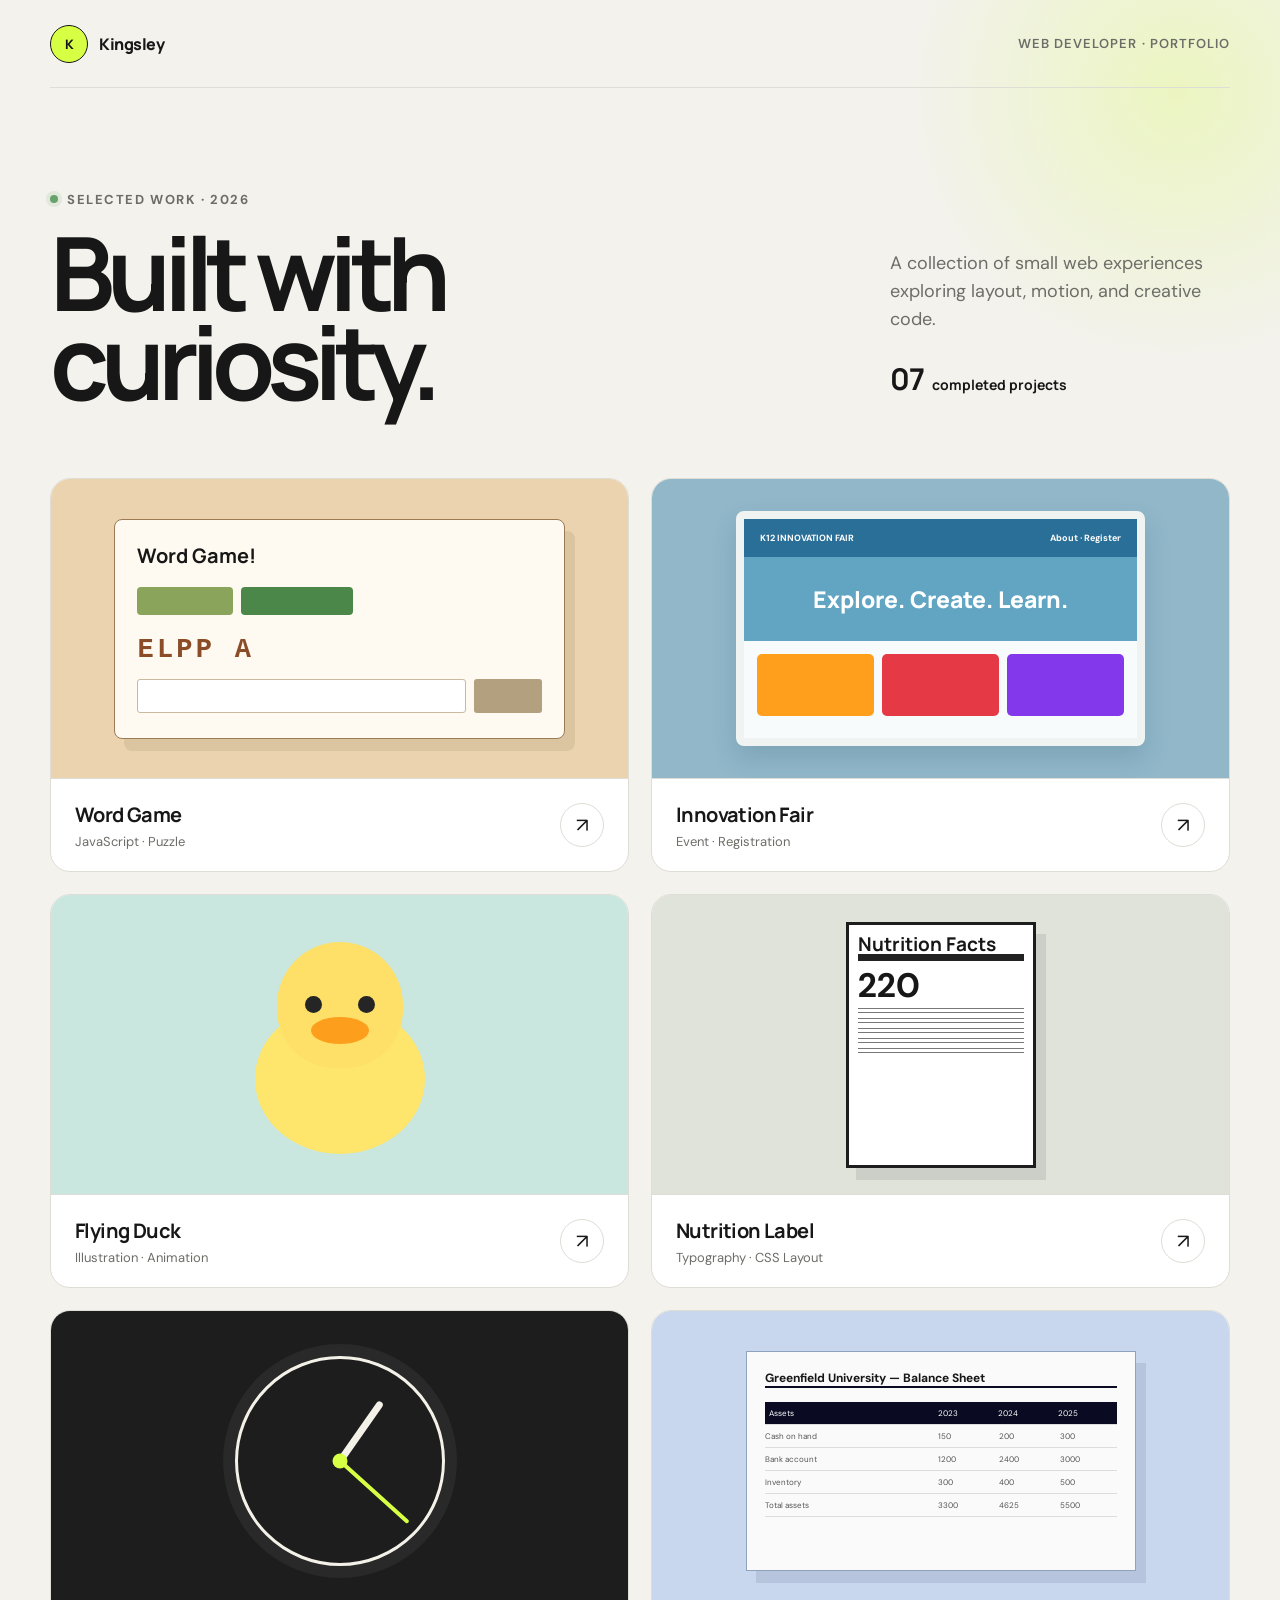
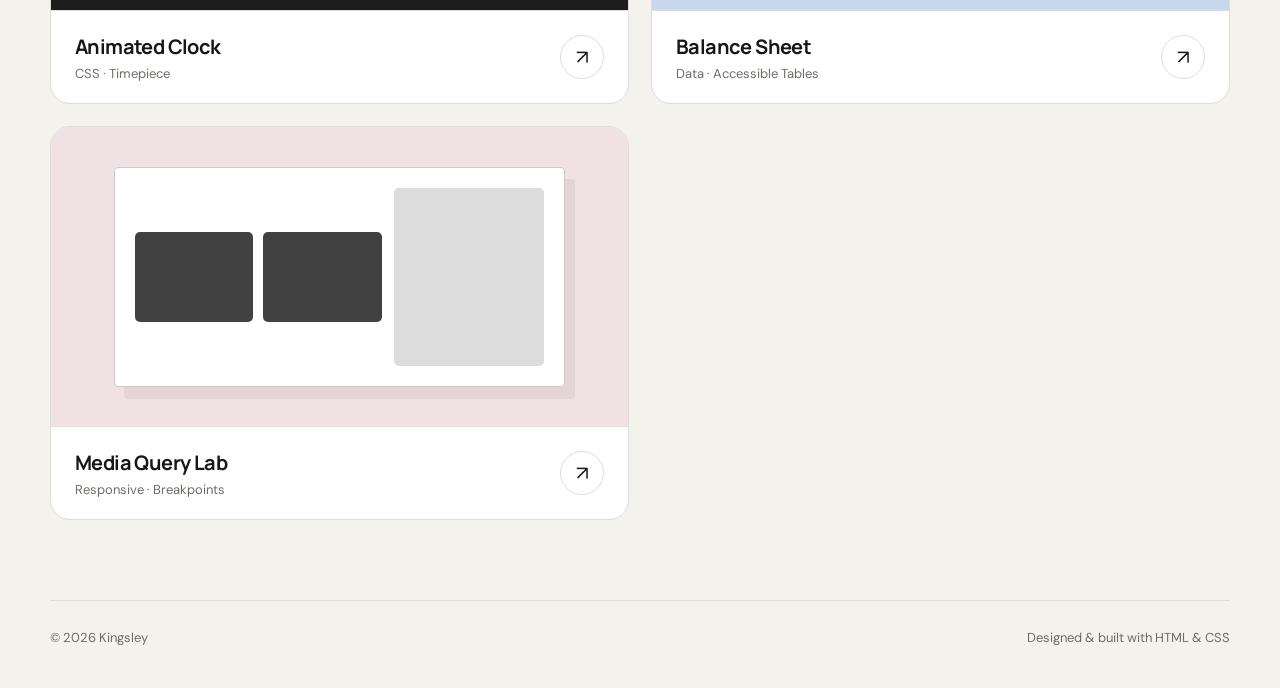
<file: index.html>
<!doctype html>
<html lang="en">
  <head>
    <meta charset="UTF-8" />
    <meta name="viewport" content="width=device-width, initial-scale=1.0" />
    <meta
      name="description"
      content="A collection of web projects by Kingsley."
    />
    <title>Kingsley — Project Portfolio</title>
    <link rel="preconnect" href="https://fonts.googleapis.com" />
    <link rel="preconnect" href="https://fonts.gstatic.com" crossorigin />
    <link
      href="https://fonts.googleapis.com/css2?family=DM+Sans:wght@400;500;600;700&family=Manrope:wght@600;700;800&display=swap"
      rel="stylesheet"
    />
    <style>
      :root {
        --ink: #171717;
        --muted: #6d6d68;
        --paper: #f3f2ed;
        --white: #fff;
        --lime: #d7ff43;
        --line: #deddd6;
      }

      * {
        box-sizing: border-box;
      }

      html {
        scroll-behavior: smooth;
      }

      body {
        margin: 0;
        font-family: "DM Sans", sans-serif;
        color: var(--ink);
        background:
          radial-gradient(
            circle at 92% 4%,
            rgba(215, 255, 67, 0.26),
            transparent 17rem
          ),
          var(--paper);
      }

      a {
        color: inherit;
      }

      .shell {
        width: min(1180px, calc(100% - 40px));
        margin: 0 auto;
      }

      header {
        height: 88px;
        display: flex;
        align-items: center;
        justify-content: space-between;
        border-bottom: 1px solid var(--line);
      }

      .brand {
        display: flex;
        align-items: center;
        gap: 11px;
        font-family: "Manrope", sans-serif;
        font-weight: 800;
        letter-spacing: -0.03em;
        text-decoration: none;
      }

      .brand-mark {
        width: 38px;
        height: 38px;
        display: grid;
        place-items: center;
        border: 1.5px solid var(--ink);
        border-radius: 50%;
        background: var(--lime);
        font-size: 13px;
      }

      .header-meta {
        color: var(--muted);
        font-size: 13px;
        font-weight: 600;
        letter-spacing: 0.08em;
        text-transform: uppercase;
      }

      .hero {
        min-height: 390px;
        display: grid;
        grid-template-columns: 1.25fr 0.75fr;
        align-items: end;
        gap: 40px;
        padding: 82px 0 72px;
      }

      .eyebrow {
        display: flex;
        align-items: center;
        gap: 9px;
        margin-bottom: 20px;
        color: var(--muted);
        font-size: 13px;
        font-weight: 700;
        letter-spacing: 0.12em;
        text-transform: uppercase;
      }

      .eyebrow::before {
        content: "";
        width: 8px;
        height: 8px;
        border-radius: 50%;
        background: #68a16b;
        box-shadow: 0 0 0 4px rgba(104, 161, 107, 0.13);
      }

      h1 {
        max-width: 760px;
        margin: 0;
        font-family: "Manrope", sans-serif;
        font-size: clamp(58px, 8vw, 104px);
        line-height: 0.87;
        letter-spacing: -0.075em;
      }

      .hero-aside {
        max-width: 340px;
        justify-self: end;
        padding-bottom: 7px;
      }

      .hero-aside p {
        margin: 0 0 24px;
        color: var(--muted);
        font-size: 18px;
        line-height: 1.55;
      }

      .count {
        display: inline-flex;
        align-items: baseline;
        gap: 8px;
        font-family: "Manrope", sans-serif;
        font-size: 14px;
        font-weight: 700;
      }

      .count strong {
        font-size: 30px;
        letter-spacing: -0.04em;
      }

      .projects {
        display: grid;
        grid-template-columns: repeat(2, minmax(0, 1fr));
        gap: 22px;
        padding-bottom: 80px;
      }

      .project-card {
        overflow: hidden;
        border: 1px solid var(--line);
        border-radius: 20px;
        background: var(--white);
        text-decoration: none;
        transition:
          transform 180ms ease,
          box-shadow 180ms ease;
      }

      .project-card:hover {
        transform: translateY(-5px);
        box-shadow: 0 18px 40px rgba(34, 34, 28, 0.09);
      }

      .preview {
        height: 300px;
        display: grid;
        place-items: center;
        overflow: hidden;
        border-bottom: 1px solid var(--line);
      }

      .project-info {
        display: flex;
        align-items: center;
        justify-content: space-between;
        min-height: 92px;
        padding: 20px 24px;
      }

      .project-info h2 {
        margin: 0 0 5px;
        font-family: "Manrope", sans-serif;
        font-size: 20px;
        letter-spacing: -0.03em;
      }

      .project-info p {
        margin: 0;
        color: var(--muted);
        font-size: 13px;
      }

      .arrow {
        width: 44px;
        height: 44px;
        flex: 0 0 auto;
        display: grid;
        place-items: center;
        border: 1px solid var(--line);
        border-radius: 50%;
        font-size: 20px;
        transition:
          background 180ms ease,
          transform 180ms ease;
      }

      .project-card:hover .arrow {
        transform: rotate(-45deg);
        background: var(--lime);
      }

      /* Project thumbnails */
      .preview-registration {
        background: #91b7c9;
        padding: 26px;
      }

      .preview-word {
        background: #ead3ae;
      }

      .word-preview {
        width: 78%;
        min-height: 220px;
        padding: 22px;
        border: 1px solid #9b7a54;
        border-radius: 8px;
        background: #fffaf1;
        box-shadow: 10px 12px 0 rgba(91, 71, 48, 0.1);
      }

      .word-preview h3 {
        margin: 0 0 18px;
        font-family: "Manrope", sans-serif;
        font-size: 20px;
      }

      .word-preview .edition-buttons {
        display: flex;
        gap: 8px;
        margin-bottom: 20px;
      }

      .edition-buttons i {
        height: 28px;
        width: 96px;
        border-radius: 4px;
        background: #8aa55b;
      }

      .edition-buttons i:last-child {
        width: 112px;
        background: #4b8748;
      }

      .scramble-preview {
        margin-bottom: 14px;
        color: #8a4d28;
        font-family: monospace;
        font-size: 27px;
        font-weight: 700;
        letter-spacing: 0.12em;
      }

      .answer-preview {
        display: grid;
        grid-template-columns: 1fr 68px;
        gap: 8px;
      }

      .answer-preview i {
        height: 34px;
        border: 1px solid #c9b99f;
        border-radius: 3px;
        background: white;
      }

      .answer-preview i:last-child {
        border: 0;
        background: #b2a07f;
      }

      .fair-window {
        width: 78%;
        height: 235px;
        overflow: hidden;
        border: 8px solid #eff4f3;
        border-radius: 8px;
        background: #f7fbfc;
        box-shadow: 0 12px 24px rgba(36, 82, 103, 0.18);
      }

      .fair-nav {
        height: 38px;
        display: flex;
        align-items: center;
        justify-content: space-between;
        padding: 0 16px;
        background: #2a6f97;
        color: white;
        font-size: 9px;
        font-weight: 700;
      }

      .fair-hero {
        height: 84px;
        display: grid;
        place-items: center;
        background: #61a5c2;
        color: white;
        font-family: "Manrope", sans-serif;
        font-size: 23px;
        font-weight: 800;
      }

      .fair-cards {
        display: grid;
        grid-template-columns: repeat(3, 1fr);
        gap: 8px;
        padding: 13px;
      }

      .fair-cards i {
        height: 62px;
        border-radius: 5px;
        background: #ff9f1c;
      }

      .fair-cards i:nth-child(2) {
        background: #e63946;
      }
      .fair-cards i:nth-child(3) {
        background: #8338ec;
      }

      .preview-clock {
        background: #1d1d1d;
      }

      .clock-preview {
        position: relative;
        width: 210px;
        height: 210px;
        border: 3px solid #f4f1e8;
        border-radius: 50%;
        box-shadow: 0 0 0 12px #292929;
      }

      .clock-preview::before,
      .clock-preview::after {
        content: "";
        position: absolute;
        left: 50%;
        bottom: 50%;
        transform-origin: bottom;
        border-radius: 99px;
      }

      .clock-preview::before {
        width: 7px;
        height: 72px;
        background: #f4f1e8;
        transform: translateX(-50%) rotate(35deg);
      }

      .clock-preview::after {
        width: 4px;
        height: 92px;
        background: #d7ff43;
        transform: translateX(-50%) rotate(132deg);
      }

      .clock-dot {
        position: absolute;
        z-index: 2;
        left: 50%;
        top: 50%;
        width: 15px;
        height: 15px;
        transform: translate(-50%, -50%);
        border-radius: 50%;
        background: #d7ff43;
      }

      .preview-nutrition {
        background: #dfe3da;
      }

      .nutrition-preview {
        width: 190px;
        height: 246px;
        padding: 9px;
        border: 3px solid #1d1d1d;
        background: white;
        box-shadow: 10px 12px 0 rgba(29, 29, 29, 0.1);
        text-align: left;
      }

      .nutrition-preview h3 {
        margin: 0;
        border-bottom: 7px solid #222;
        font-family: "Manrope", sans-serif;
        font-size: 19px;
        line-height: 1.1;
      }

      .nutrition-preview b {
        display: block;
        margin: 8px 0 4px;
        font-size: 34px;
        line-height: 1;
      }

      .nutrition-preview i {
        display: block;
        height: 5px;
        margin-top: 5px;
        border-top: 1px solid #777;
        border-bottom: 1px solid #777;
      }

      .preview-duck {
        background: #c9e7df;
      }

      .duck-preview {
        position: relative;
        width: 210px;
        height: 225px;
      }

      .duck-head {
        position: absolute;
        z-index: 2;
        left: 50%;
        top: 10px;
        width: 126px;
        height: 126px;
        transform: translateX(-50%);
        border-radius: 52% 52% 48% 48%;
        background: #fedf67;
      }

      .duck-head::before,
      .duck-head::after {
        content: "";
        position: absolute;
        top: 54px;
        width: 17px;
        height: 17px;
        border-radius: 50%;
        background: #252525;
      }

      .duck-head::before {
        left: 28px;
      }
      .duck-head::after {
        right: 28px;
      }

      .duck-beak {
        position: absolute;
        z-index: 3;
        left: 50%;
        top: 85px;
        width: 58px;
        height: 27px;
        transform: translateX(-50%);
        border-radius: 50%;
        background: #fd9e1d;
      }

      .duck-body {
        position: absolute;
        left: 50%;
        bottom: 3px;
        width: 170px;
        height: 150px;
        transform: translateX(-50%);
        border-radius: 50%;
        background: #fee56c;
      }

      .preview-sheet {
        background: #c9d7ee;
      }

      .sheet-preview {
        width: 72%;
        max-width: 390px;
        height: 220px;
        padding: 18px;
        background: #fafafa;
        border: 1px solid #8fa3bf;
        box-shadow: 10px 12px 0 rgba(44, 67, 102, 0.12);
      }

      .sheet-preview h3 {
        margin: 0 0 14px;
        border-bottom: 2px solid #0a0a23;
        font-size: 12px;
      }

      .sheet-row {
        display: grid;
        grid-template-columns: 1.5fr repeat(3, 0.5fr);
        gap: 5px;
        height: 23px;
        align-items: center;
        border-bottom: 1px solid #ddd;
        color: #555;
        font-size: 8px;
      }

      .sheet-row.header {
        background: #0a0a23;
        color: white;
        padding: 0 4px;
      }

      .preview-media {
        background: #f0e1e5;
      }

      .media-preview {
        width: 78%;
        height: 220px;
        display: grid;
        grid-template-columns: 1fr 150px;
        gap: 12px;
        padding: 20px;
        background: white;
        border: 1px solid #d5c5c9;
        border-radius: 4px;
        box-shadow: 10px 12px 0 rgba(91, 61, 70, 0.08);
      }

      .media-main {
        display: grid;
        grid-template-columns: repeat(2, 1fr);
        gap: 10px;
        align-content: center;
      }

      .media-main i {
        height: 90px;
        border-radius: 5px;
        background: #414141;
      }

      .media-side {
        border-radius: 5px;
        background: #dcdcdc;
      }

      footer {
        display: flex;
        justify-content: space-between;
        padding: 28px 0 42px;
        border-top: 1px solid var(--line);
        color: var(--muted);
        font-size: 13px;
      }

      @media (max-width: 760px) {
        .shell {
          width: min(100% - 28px, 1180px);
        }

        header {
          height: 72px;
        }

        .header-meta {
          display: none;
        }

        .hero {
          min-height: 360px;
          grid-template-columns: 1fr;
          gap: 28px;
          padding: 56px 0 48px;
        }

        h1 {
          font-size: clamp(54px, 18vw, 82px);
        }

        .hero-aside {
          justify-self: start;
        }

        .projects {
          grid-template-columns: 1fr;
        }

        .preview {
          height: 255px;
        }

        footer {
          gap: 20px;
          flex-direction: column;
        }
      }

      @media (prefers-reduced-motion: reduce) {
        html {
          scroll-behavior: auto;
        }

        .project-card,
        .arrow {
          transition: none;
        }
      }
    </style>
  </head>
  <body>
    <div class="shell">
      <header>
        <a class="brand" href="#" aria-label="Back to top">
          <span class="brand-mark">K</span>
          <span>Kingsley</span>
        </a>
        <div class="header-meta">Web Developer · Portfolio</div>
      </header>

      <main>
        <section class="hero" aria-labelledby="portfolio-heading">
          <div>
            <div class="eyebrow">Selected work · 2026</div>
            <h1 id="portfolio-heading">Built with curiosity.</h1>
          </div>
          <div class="hero-aside">
            <p>
              A collection of small web experiences exploring layout, motion,
              and creative code.
            </p>
            <div class="count"><strong>07</strong> completed projects</div>
          </div>
        </section>

        <section class="projects" aria-label="Completed projects">
          <a class="project-card" href="./WordGame/index.html">
            <div class="preview preview-word">
              <div class="word-preview" aria-hidden="true">
                <h3>Word Game!</h3>
                <div class="edition-buttons"><i></i><i></i></div>
                <div class="scramble-preview">ELPP A</div>
                <div class="answer-preview"><i></i><i></i></div>
              </div>
            </div>
            <div class="project-info">
              <div>
                <h2>Word Game</h2>
                <p>JavaScript · Puzzle</p>
              </div>
              <span class="arrow" aria-hidden="true">↗</span>
            </div>
          </a>

          <a class="project-card" href="./RegistrationWebsite/index.html">
            <div class="preview preview-registration">
              <div class="fair-window" aria-hidden="true">
                <div class="fair-nav">
                  <span>K12 INNOVATION FAIR</span><span>About · Register</span>
                </div>
                <div class="fair-hero">Explore. Create. Learn.</div>
                <div class="fair-cards"><i></i><i></i><i></i></div>
              </div>
            </div>
            <div class="project-info">
              <div>
                <h2>Innovation Fair</h2>
                <p>Event · Registration</p>
              </div>
              <span class="arrow" aria-hidden="true">↗</span>
            </div>
          </a>

          <a class="project-card" href="./FlyingDuck/index.html">
            <div class="preview preview-duck">
              <div class="duck-preview" aria-hidden="true">
                <div class="duck-head"></div>
                <div class="duck-beak"></div>
                <div class="duck-body"></div>
              </div>
            </div>
            <div class="project-info">
              <div>
                <h2>Flying Duck</h2>
                <p>Illustration · Animation</p>
              </div>
              <span class="arrow" aria-hidden="true">↗</span>
            </div>
          </a>

          <a class="project-card" href="./NutritionLabel/index.html">
            <div class="preview preview-nutrition">
              <div class="nutrition-preview" aria-hidden="true">
                <h3>Nutrition Facts</h3>
                <b>220</b>
                <i></i><i></i><i></i><i></i><i></i>
              </div>
            </div>
            <div class="project-info">
              <div>
                <h2>Nutrition Label</h2>
                <p>Typography · CSS Layout</p>
              </div>
              <span class="arrow" aria-hidden="true">↗</span>
            </div>
          </a>

          <a class="project-card" href="./Clock/index.html">
            <div class="preview preview-clock">
              <div class="clock-preview" aria-hidden="true">
                <span class="clock-dot"></span>
              </div>
            </div>
            <div class="project-info">
              <div>
                <h2>Animated Clock</h2>
                <p>CSS · Timepiece</p>
              </div>
              <span class="arrow" aria-hidden="true">↗</span>
            </div>
          </a>

          <a class="project-card" href="./BalanceSheet/index.html">
            <div class="preview preview-sheet">
              <div class="sheet-preview" aria-hidden="true">
                <h3>Greenfield University — Balance Sheet</h3>
                <div class="sheet-row header">
                  <span>Assets</span><span>2023</span><span>2024</span
                  ><span>2025</span>
                </div>
                <div class="sheet-row">
                  <span>Cash on hand</span><span>150</span><span>200</span
                  ><span>300</span>
                </div>
                <div class="sheet-row">
                  <span>Bank account</span><span>1200</span><span>2400</span
                  ><span>3000</span>
                </div>
                <div class="sheet-row">
                  <span>Inventory</span><span>300</span><span>400</span
                  ><span>500</span>
                </div>
                <div class="sheet-row">
                  <span>Total assets</span><span>3300</span><span>4625</span
                  ><span>5500</span>
                </div>
              </div>
            </div>
            <div class="project-info">
              <div>
                <h2>Balance Sheet</h2>
                <p>Data · Accessible Tables</p>
              </div>
              <span class="arrow" aria-hidden="true">↗</span>
            </div>
          </a>

          <a class="project-card" href="./MediaQuery/index.html">
            <div class="preview preview-media">
              <div class="media-preview" aria-hidden="true">
                <div class="media-main"><i></i><i></i></div>
                <div class="media-side"></div>
              </div>
            </div>
            <div class="project-info">
              <div>
                <h2>Media Query Lab</h2>
                <p>Responsive · Breakpoints</p>
              </div>
              <span class="arrow" aria-hidden="true">↗</span>
            </div>
          </a>
        </section>
      </main>

      <footer>
        <span>© 2026 Kingsley</span>
        <span>Designed &amp; built with HTML &amp; CSS</span>
      </footer>
    </div>
  </body>
</html>
</file>
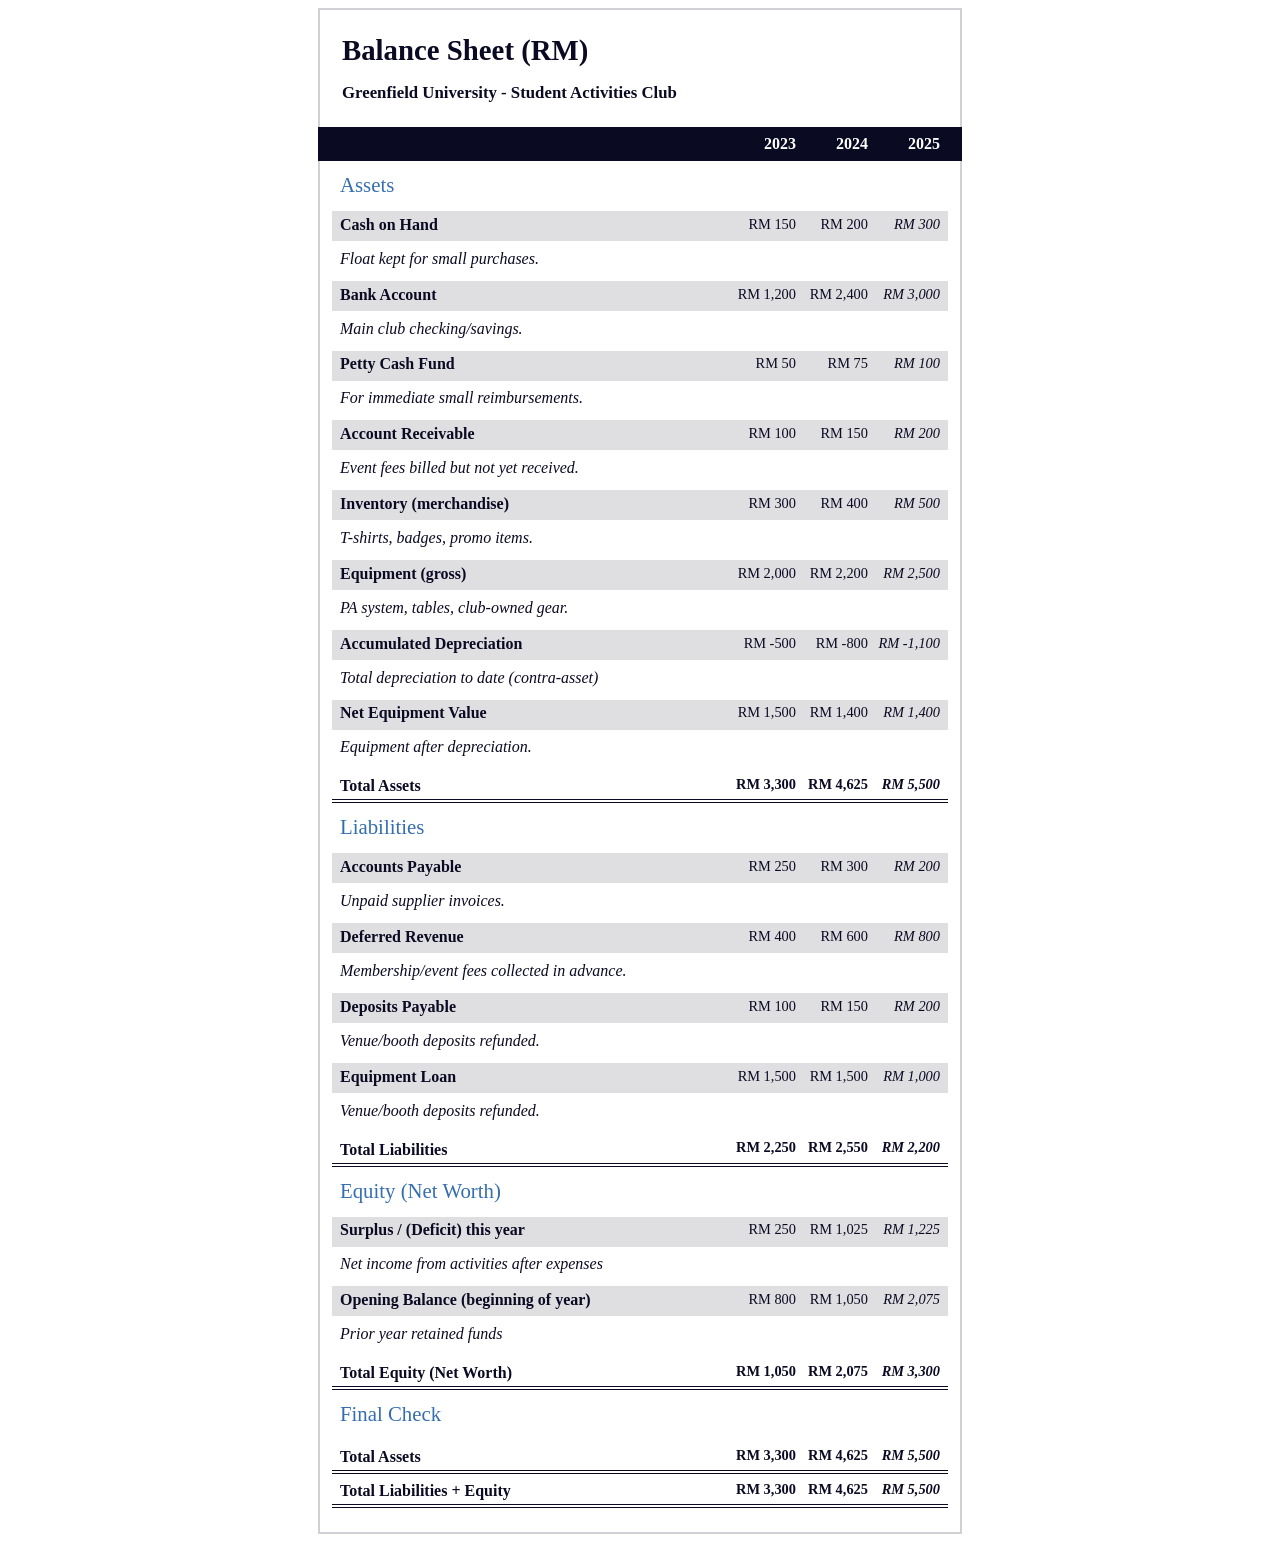
<file: BalanceSheet/index.html>
<!doctype html>
<html lang="en">
  <head>
    <meta charset="UTF-8" />
    <meta name="viewport" content="width=device-width, initial-scale=1.0" />
    <title>Balance Sheet</title>
    <link rel="stylesheet" href="./styles.css" />
  </head>
  <body>
    <main>
      <section>
        <h1>
          <span class="flex">
            <span>Greenfield University - Student Activities Club</span>
            <span>Balance Sheet (RM)</span>
          </span>
        </h1>
        <div id="years" aria-hidden="true">
          <span class="year">2023</span>
          <span class="year">2024</span>
          <span class="year">2025</span>
        </div>
        <div class="table-wrap">
          <table>
            <caption>
              Assets
            </caption>
            <thead>
              <tr>
                <td></td>
                <th><span class="sr-only year">2023</span></th>
                <th><span class="sr-only year">2024</span></th>
                <th class="current"><span class="sr-only year">2025</span></th>
              </tr>
            </thead>
            <tbody>
              <tr class="data">
                <th>
                  Cash on Hand
                  <span class="description"
                    >Float kept for small purchases.</span
                  >
                </th>
                <td>RM 150</td>
                <td>RM 200</td>
                <td class="current">RM 300</td>
              </tr>
              <tr class="data">
                <th>
                  Bank Account
                  <span class="description">Main club checking/savings.</span>
                </th>
                <td>RM 1,200</td>
                <td>RM 2,400</td>
                <td class="current">RM 3,000</td>
              </tr>
              <tr class="data">
                <th>
                  Petty Cash Fund
                  <span class="description"
                    >For immediate small reimbursements.</span
                  >
                </th>
                <td>RM 50</td>
                <td>RM 75</td>
                <td class="current">RM 100</td>
              </tr>
              <tr class="data">
                <th>
                  Account Receivable
                  <span class="description"
                    >Event fees billed but not yet received.</span
                  >
                </th>
                <td>RM 100</td>
                <td>RM 150</td>
                <td class="current">RM 200</td>
              </tr>
              <tr class="data">
                <th>
                  Inventory (merchandise)
                  <span class="description"
                    >T-shirts, badges, promo items.</span
                  >
                </th>
                <td>RM 300</td>
                <td>RM 400</td>
                <td class="current">RM 500</td>
              </tr>
              <tr class="data">
                <th>
                  Equipment (gross)
                  <span class="description"
                    >PA system, tables, club-owned gear.</span
                  >
                </th>
                <td>RM 2,000</td>
                <td>RM 2,200</td>
                <td class="current">RM 2,500</td>
              </tr>
              <tr class="data">
                <th>
                  Accumulated Depreciation
                  <span class="description"
                    >Total depreciation to date (contra-asset)</span
                  >
                </th>
                <td>RM -500</td>
                <td>RM -800</td>
                <td class="current">RM -1,100</td>
              </tr>
              <tr class="data">
                <th>
                  Net Equipment Value
                  <span class="description">Equipment after depreciation.</span>
                </th>
                <td>RM 1,500</td>
                <td>RM 1,400</td>
                <td class="current">RM 1,400</td>
              </tr>
              <tr class="total">
                <th>Total Assets<span class="sr-only">Assets</span></th>
                <td>RM 3,300</td>
                <td>RM 4,625</td>
                <td class="current">RM 5,500</td>
              </tr>
            </tbody>
          </table>
          <table>
            <caption>
              Liabilities
            </caption>
            <thead>
              <tr>
                <td></td>
                <th><span class="sr-only">2023</span></th>
                <th><span class="sr-only">2024</span></th>
                <th><span class="sr-only">2025</span></th>
              </tr>
            </thead>
            <tbody>
              <tr class="data">
                <th>
                  Accounts Payable
                  <span class="description">Unpaid supplier invoices.</span>
                </th>
                <td>RM 250</td>
                <td>RM 300</td>
                <td class="current">RM 200</td>
              </tr>
              <tr class="data">
                <th>
                  Deferred Revenue
                  <span class="description"
                    >Membership/event fees collected in advance.</span
                  >
                </th>
                <td>RM 400</td>
                <td>RM 600</td>
                <td class="current">RM 800</td>
              </tr>
              <tr class="data">
                <th>
                  Deposits Payable
                  <span class="description"
                    >Venue/booth deposits refunded.</span
                  >
                </th>
                <td>RM 100</td>
                <td>RM 150</td>
                <td class="current">RM 200</td>
              </tr>
              <tr class="data">
                <th>
                  Equipment Loan
                  <span class="description"
                    >Venue/booth deposits refunded.</span
                  >
                </th>
                <td>RM 1,500</td>
                <td>RM 1,500</td>
                <td class="current">RM 1,000</td>
              </tr>
              <tr class="total">
                <th>
                  Total Liabilities<span class="sr-only">Liabilities</span>
                </th>
                <td>RM 2,250</td>
                <td>RM 2,550</td>
                <td class="current">RM 2,200</td>
              </tr>
            </tbody>
          </table>
          <table>
            <caption>
              Equity (Net Worth)
            </caption>
            <tr class="data">
              <th>
                Opening Balance (beginning of year)
                <span class="description">Prior year retained funds</span>
              </th>
              <td>RM 800</td>
              <td>RM 1,050</td>
              <td class="current">RM 2,075</td>
            </tr>
            <thead>
              <tr>
                <td></td>
                <th><span class="sr-only">2023</span></th>
                <th><span class="sr-only">2024</span></th>
                <th><span class="sr-only">2025</span></th>
              </tr>
              <tr class="data">
                <th>
                  Surplus / (Deficit) this year
                  <span class="description"
                    >Net income from activities after expenses</span
                  >
                </th>
                <td>RM 250</td>
                <td>RM 1,025</td>
                <td class="current">RM 1,225</td>
              </tr>
            </thead>
            <tbody>
              <tr class="total">
                <th>
                  Total Equity (Net Worth)
                  <span class="sr-only">Net Worth</span>
                </th>
                <td>RM 1,050</td>
                <td>RM 2,075</td>
                <td class="current">RM 3,300</td>
              </tr>
            </tbody>
          </table>
          <table>
            <caption>
              Final Check
            </caption>
            <thead>
              <tr>
                <td></td>
                <th><span class="sr-only">2023</span></th>
                <th><span class="sr-only">2024</span></th>
                <th><span class="sr-only">2025</span></th>
              </tr>
            </thead>
            <tbody>
              <tr class="total">
                <th>
                  Total Assets
                  <span class="sr-only">Assets</span>
                </th>
                <td>RM 3,300</td>
                <td>RM 4,625</td>
                <td class="current">RM 5,500</td>
              </tr>
            </tbody>
            <tbody>
              <tr class="total">
                <th>
                  Total Liabilities + Equity
                  <span class="sr-only">Liabilities + Equity</span>
                </th>
                <td>RM 3,300</td>
                <td>RM 4,625</td>
                <td class="current">RM 5,500</td>
              </tr>
            </tbody>
          </table>
        </div>
      </section>
    </main>
  </body>
</html>
</file>
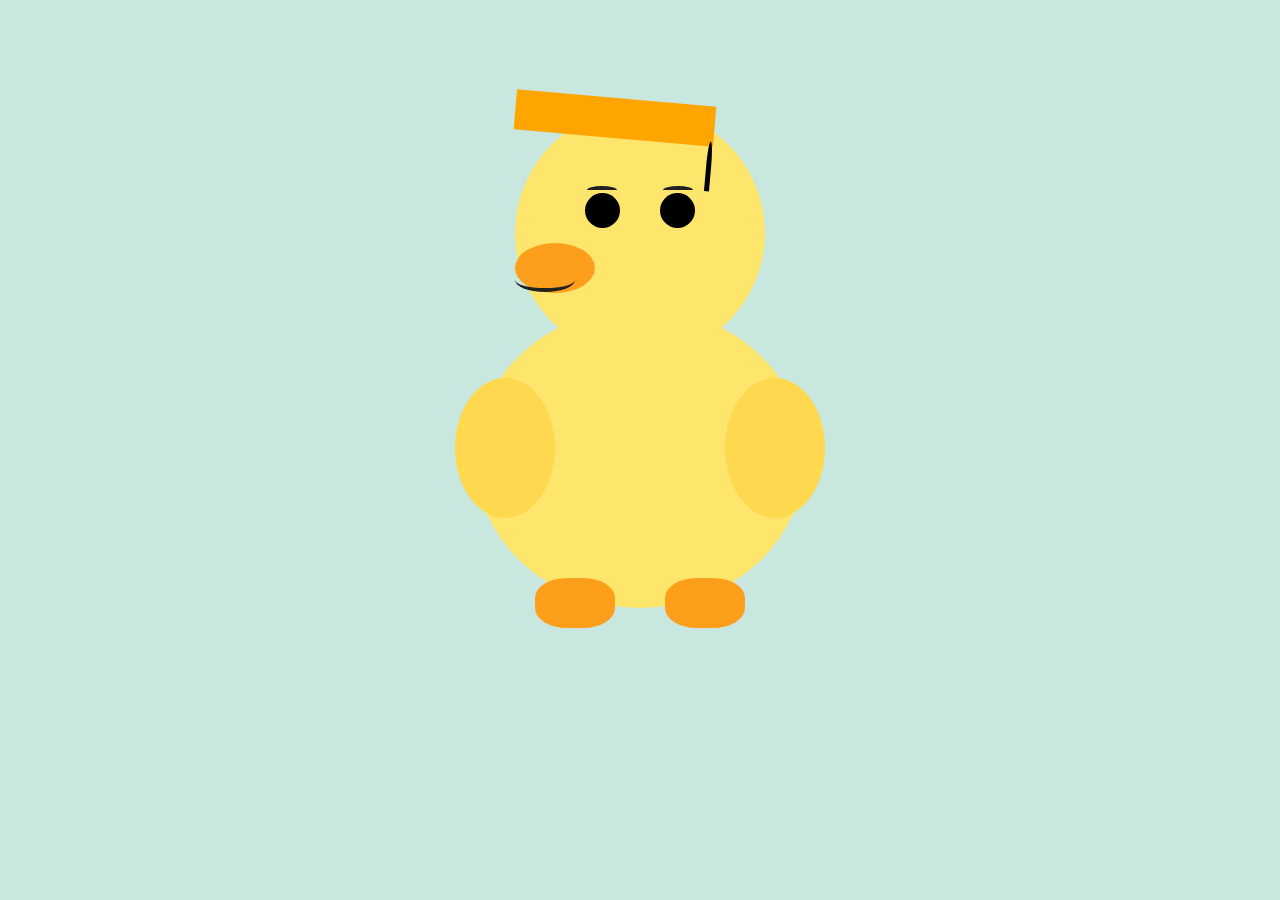
<file: FlyingDuck/index.html>
<!doctype html>
<html lang="en">
  <head>
    <meta charset="UTF-8" />
    <title>Flying Duck</title>
    <link
      href="https://fonts.googleapis.com/css?family=Open+Sans:400,700,800"
      rel="stylesheet"
    />
    <link href="./styles.css" rel="stylesheet" />
  </head>
  <body>
    <div class="duck">
      <div class="head">
        <!--hat-->
        <div class="hat">
          <div class="tassel"></div>
        </div>
        <!--eyes-->
        <div class="eye right">
          <div class="eyelash right"></div>
        </div>
        <div class="eye left">
          <div class="eyelash left"></div>
        </div>
        <!--nose-->
        <div class="nose"></div>
        <!--mouth-->
        <div class="mouth"></div>
      </div>
      <div class="body">
        <!--arms-->
        <div class="arm right"></div>
        <div class="arm left"></div>
        <!--feet-->
        <div class="foot right"></div>
        <div class="foot left"></div>
      </div>
    </div>
  </body>
</html>
</file>
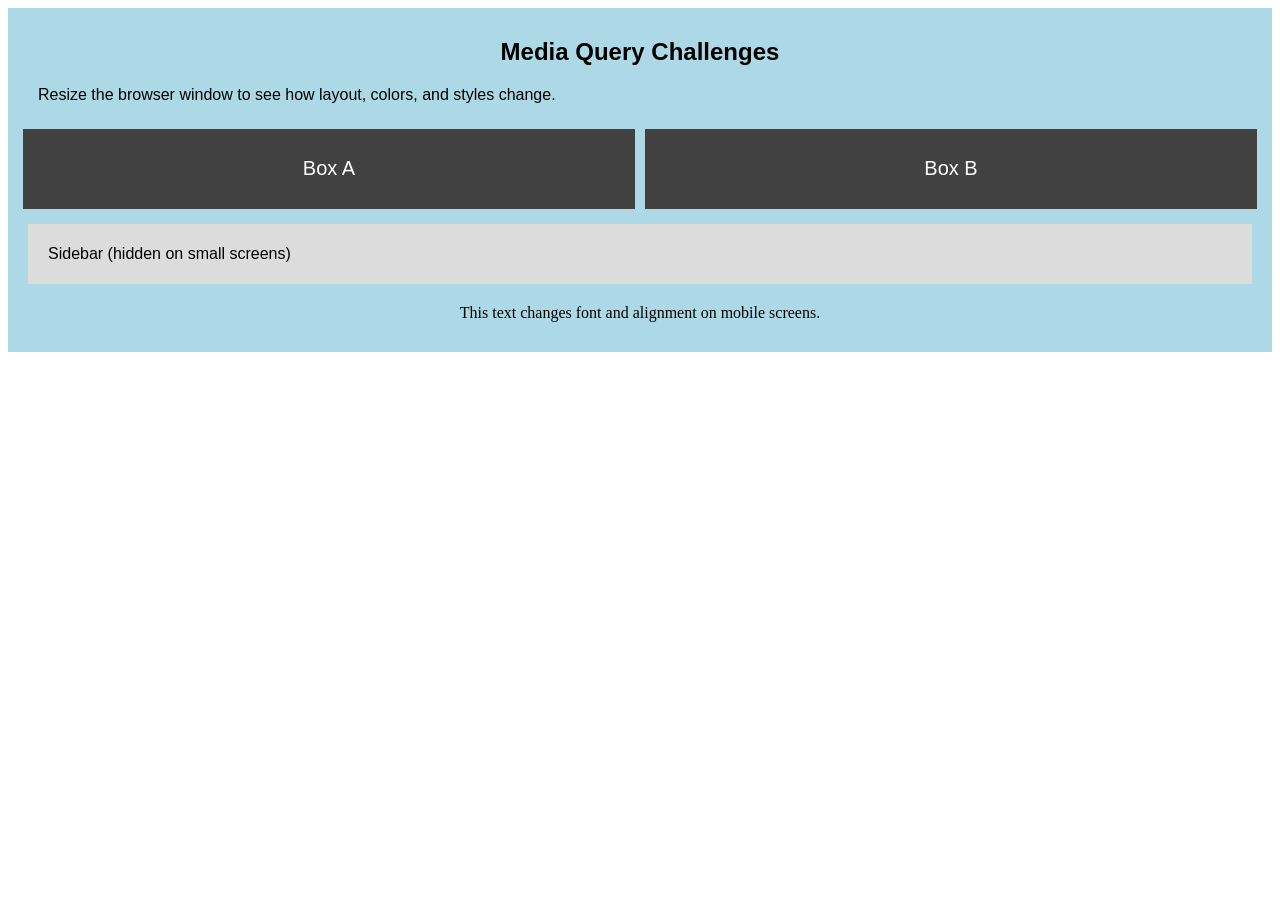
<file: MediaQuery/index.html>
<!doctype html>
<html lang="en">
  <head>
    <meta charset="UTF-8" />
    <meta name="viewport" content="width=device-width, initial-scale=1.0" />
    <title>Media Query</title>
    <link rel="stylesheet" href="styles.css" />
  </head>
  <body>
    <section class="body">
      <h1>Media Query Challenges</h1>
      <p class="description">
        Resize the browser window to see how layout, colors, and styles change.
      </p>
      <div class="boxes">
        <div class="box_a">Box A</div>
        <div class="box_b">Box B</div>
      </div>
      <div class="sidebar">
        <p>Sidebar (hidden on small screens)</p>
      </div>
      <p class="mobile-text">
        This text changes font and alignment on mobile screens.
      </p>
    </section>
  </body>
</html>
</file>
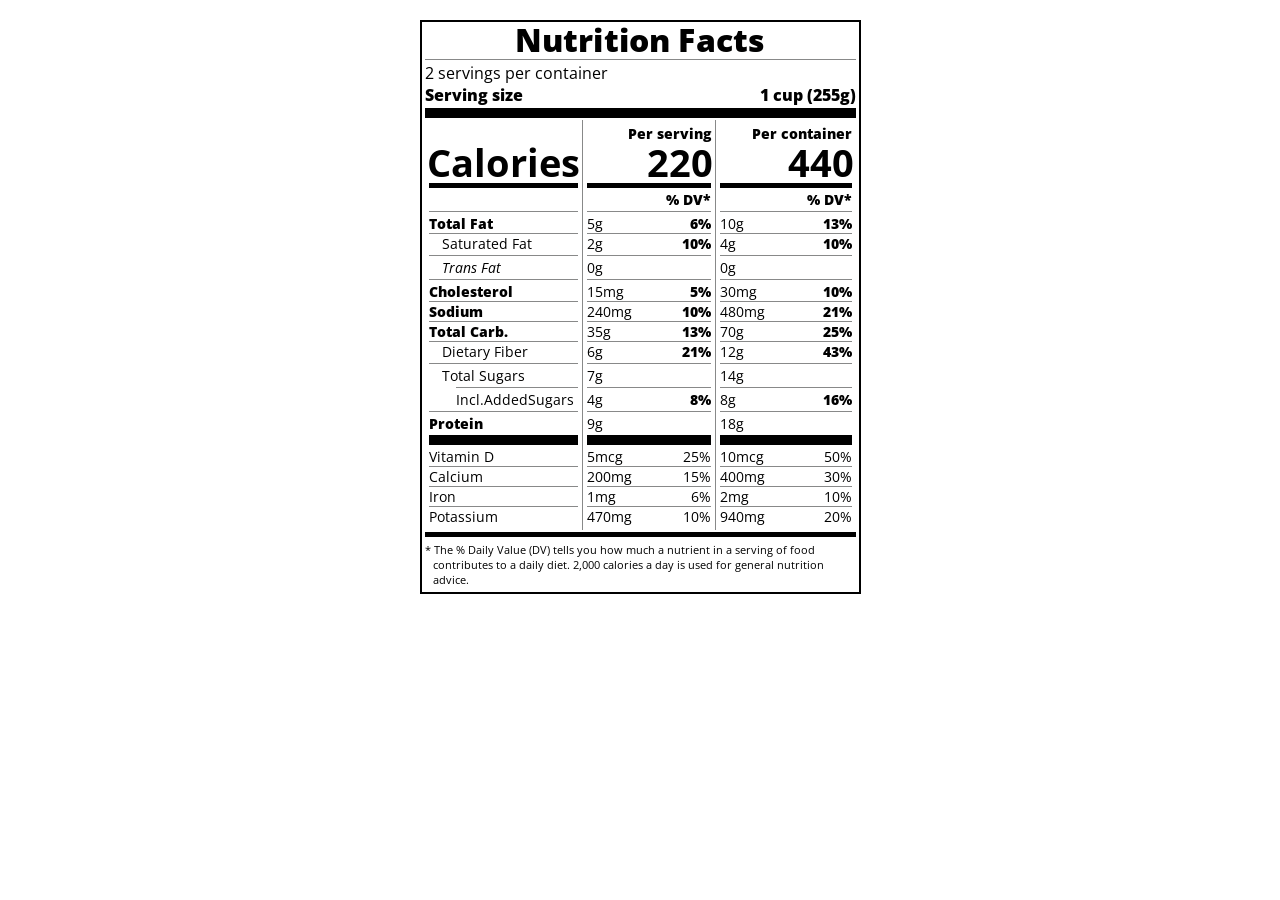
<file: NutritionLabel/index.html>
<!doctype html>
<html lang="en">
  <head>
    <meta charset="UTF-8" />
    <title>Nutrition Label</title>
    <link
      href="https://fonts.googleapis.com/css?family=Open+Sans:400,700,800"
      rel="stylesheet"
    />
    <link href="./styles.css" rel="stylesheet" />
  </head>

  <body>
    <div class="label">
      <header>
        <h1 class="bold">Nutrition Facts</h1>
        <div class="divider"></div>
        <p>2 servings per container</p>
        <p class="bold">Serving size <span>1 cup (255g)</span></p>
      </header>
      <div class="divider large"></div>
      <div class="table">
        <!-- Left Column -->
        <div class="first column">
          <div>
            <p class="bold small-text right invis-text">hi</p>
            <div class="calories-info">
              <span>Calories</span>
            </div>
            <div class="daily-value small-text">
              <div class="divider medium"></div>
              <p class="bold right no-divider invis-text">hi</p>
              <div class="divider"></div>
              <p>
                <span class="bold">Total Fat</span>
              </p>
              <p class="indent no-divider">Saturated Fat</p>
              <div class="divider"></div>
              <p class="indent no-divider">
                <span><i>Trans Fat</i></span>
              </p>
              <div class="divider"></div>
              <p>
                <span class="bold">Cholesterol</span>
              </p>
              <p>
                <span class="bold">Sodium</span>
              </p>
              <p>
                <span class="bold">Total Carb.</span>
              </p>
              <p class="indent no-divider">Dietary Fiber</p>
              <div class="divider"></div>
              <p class="indent no-divider">Total Sugars</p>
              <div class="divider double-indent"></div>
              <p class="double-indent no-divider">Incl.AddedSugars</p>
              <div class="divider"></div>
              <p class="no-divider">
                <span class="bold">Protein</span>
              </p>
              <div class="divider large"></div>
              <p>Vitamin D</p>
              <p>Calcium</p>
              <p>Iron</p>
              <p class="no-divider">Potassium</p>
            </div>
          </div>
        </div>
        <!-- Middle Column -->
        <div class="second column">
          <div>
            <p class="bold small-text right">Per serving</p>
            <div class="calories-info right">
              <span class="right">220</span>
            </div>
            <div class="daily-value small-text">
              <div class="divider medium"></div>
              <p class="bold right no-divider">% DV*</p>
              <div class="divider"></div>
              <p>
                <span>5g</span>
                <span class="bold">6%</span>
              </p>
              <p class="no-divider">2g <span class="bold">10%</span></p>
              <div class="divider"></div>
              <p class="no-divider">
                <span>0g</span>
              </p>
              <div class="divider"></div>
              <p>
                <span>15mg</span>
                <span class="bold">5%</span>
              </p>
              <p>
                <span>240mg</span>
                <span class="bold">10%</span>
              </p>
              <p>
                <span>35g</span>
                <span class="bold">13%</span>
              </p>
              <p class="no-divider">6g<span class="bold">21%</span></p>
              <div class="divider"></div>
              <p class="no-divider">7g</p>
              <div class="divider"></div>
              <p class="no-divider">4g<span class="bold">8%</span></p>
              <div class="divider"></div>
              <p class="no-divider">
                9g<span class="invis-text">madebykingsley</span>
              </p>
              <div class="divider large"></div>
              <p>5mcg <span>25%</span></p>
              <p>200mg<span>15%</span></p>
              <p>1mg<span>6%</span></p>
              <p class="no-divider">470mg <span>10%</span></p>
            </div>
          </div>
        </div>
        <!-- Right Column  -->
        <div class="third column">
          <div>
            <p class="bold small-text right">Per container</p>
            <div class="calories-info right">
              <span class="right">440</span>
            </div>
            <div class="daily-value small-text">
              <div class="divider medium"></div>
              <p class="bold right no-divider">% DV*</p>
              <div class="divider"></div>
              <p>
                <span>10g</span>
                <span class="bold">13%</span>
              </p>
              <p class="no-divider">4g <span class="bold">10%</span></p>
              <div class="divider"></div>
              <p class="no-divider">
                <span>0g</span>
              </p>
              <div class="divider"></div>
              <p>
                <span>30mg</span>
                <span class="bold">10%</span>
              </p>
              <p>
                <span>480mg</span>
                <span class="bold">21%</span>
              </p>
              <p>
                <span>70g</span>
                <span class="bold">25%</span>
              </p>
              <p class="no-divider">12g<span class="bold">43%</span></p>
              <div class="divider"></div>
              <p class="no-divider">14g</p>
              <div class="divider"></div>
              <p class="no-divider">8g<span class="bold">16%</span></p>
              <div class="divider"></div>
              <p class="no-divider">
                18g<span class="invis-text">madebykingsley</span>
              </p>
              <div class="divider large"></div>
              <p>10mcg<span>50%</span></p>
              <p>400mg<span>30%</span></p>
              <p>2mg<span>10%</span></p>
              <p class="no-divider">940mg<span>20%</span></p>
            </div>
          </div>
        </div>
      </div>
      <div class="divider medium"></div>
      <p class="note">
        * The % Daily Value (DV) tells you how much a nutrient in a serving of
        food contributes to a daily diet. 2,000 calories a day is used for
        general nutrition advice.
      </p>
    </div>
  </body>
</html>
</file>
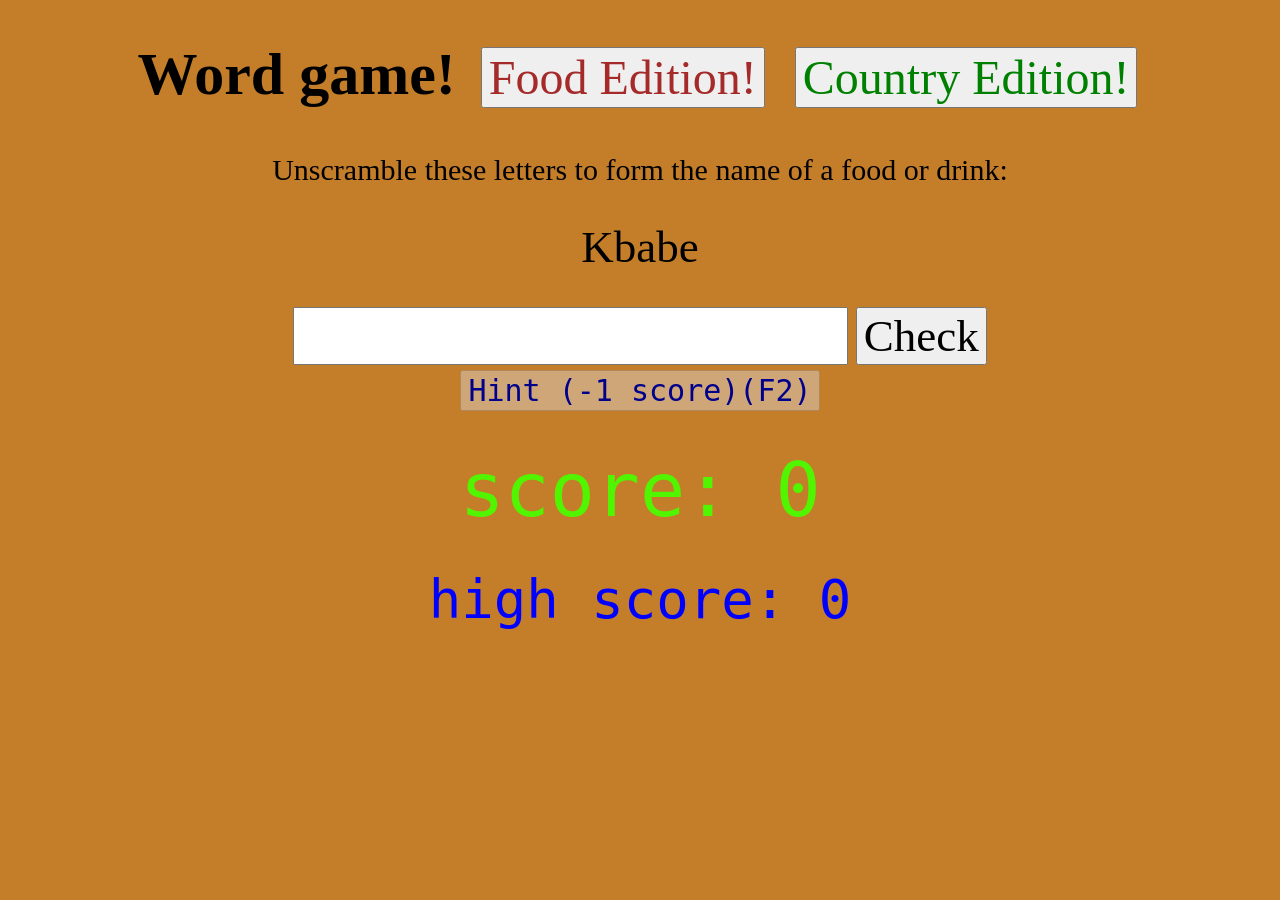
<file: WordGame/index.html>
<!doctype html>
<html>
  <head>
    <meta charset="utf-8" />
    <title>Word Game!</title>

    <style>
      body {
        font-family: "Times New Roman", sans-serif;
        text-align: center;
        font-size: 30px;
      }

      .foodedition {
        color: brown;
        margin: 5px;
        margin-left: 10px;
        font-size: 0.8em;
      }

      .countryedition {
        color: green;
        margin: 5px;
        margin-left: 10px;
        font-size: 0.8em;
      }

      .scrambled,
      input,
      button {
        font-family: "Times New Roman", sans-serif;
        font-size: 1.5em;
      }

      .scrambled {
        display: inline-block;
      }

      .wordlist {
        display: none;
      }

      .food-background {
        background-color: rgb(196, 126, 42);
      }

      .country-background {
        background-color: rgb(59, 194, 25);
      }

      #score {
        color: rgb(82, 245, 0);
        font-size: 2.5em;
        font-family: monospace;
      }

      #highscore {
        color: blue;
        font-size: 1.8em;
        font-family: monospace;
      }

      #message {
        display: inline-block;
        padding: 10px;
        background-color: transparent;
        font-size: 1.2em;
        font-family: monospace;
      }

      #hint {
        font-size: 1em;
        font-family: monospace;
        color: darkblue;
      }
      #hintbutton {
        font-size: 1em;
        font-family: monospace;
        color: darkblue;
        margin: 5px;
      }
    </style>
  </head>

  <body>
    <h1>
      Word game!

      <button type="button" class="foodedition">Food Edition!</button>

      <button type="button" class="countryedition">Country Edition!</button>
    </h1>

    <!-- FOOD WORDLIST -->
    <div class="wordlist" id="foodlist">
      Apple|Bacon|Bagel|Banana|Barbecue|Beans|Beef|Beer|Biscuit|Bread|
      Broccoli|Brownie|Burger|Burrito|Butter|Cake|Candy|Caramel|Carrot|
      Cashew|Cauliflower|Cereal|Cheese|Cheesecake|Cherries|Chicken|
      Chickpea|Chocolate|Cinnamon|Coconut|Coffee|Cookie|Corn|Cornbread|
      Croissant|Cucumber|Curry|Donut|Dumpling|Egg|Enchilada|Falafel|
      Garlic|Gelato|Ginger|Grapes|Ham|Hamburger|Honey|Hummus|Jam|Kebab|
      Ketchup|Kimchi|Lasagna|Lemon|Lentils|Lobster|Mango|Mayonnaise|
      Meatballs|Milk|Milkshake|Muffin|Mushrooms|Nachos|Noodles|Oatmeal|
      Onion|Orange|Pancake|Pasta|Peach|Pear|Peas|Pho|Pie|Pineapple|Pizza|
      Popcorn|Pork|Potato|Pretzel|Pudding|Quesadilla|Ramen|Rice|Salad|
      Salmon|Salsa|Sandwich|Sausage|Shrimp|Soup|Spaghetti|Steak|
      Strawberry|Sushi|Taco|Toast
    </div>

    <!-- COUNTRY WORDLIST -->
    <div class="wordlist" id="countrylist">
      Afghanistan|Albania|Algeria|Andorra|Angola|Argentina|Armenia|
      Australia|Austria|Azerbaijan|Bahamas|Bahrain|Bangladesh|Barbados|
      Belarus|Belgium|Belize|Benin|Bhutan|Bolivia|Botswana|Brazil|Brunei|
      Bulgaria|Burkina Faso|Burundi|Cabo Verde|Cambodia|Cameroon|Canada|Central
      African Republic| Chad|Chile|China|Colombia|Comoros|Costa
      Rica|Croatia|Cuba|Cyprus|Czechia|Democratic Republic of the
      Congo|Denmark|Djibouti|Dominica|Dominican Republic|Ecuador|Egypt|El
      Salvador|Equatorial Guinea|
      Eritrea|Estonia|Eswatini|Ethiopia|Fiji|Finland|France|Gabon|
      Gambia|Georgia|Germany|Ghana|Greece|Grenada|Guatemala|Guinea|
      Guinea-Bissau|Guyana|Haiti|Holy See|Honduras|Hungary|Iceland|
      India|Indonesia|Iran|Iraq|Ireland|Israel|Italy|Ivory Coast|Jamaica|
      Japan|Jordan|Kazakhstan|Kenya|Kiribati|Kuwait|Kyrgyzstan|Laos|
      Latvia|Lebanon|Lesotho|Liberia|Libya|Liechtenstein|Lithuania|
      Luxembourg|Madagascar|Malawi|Malaysia|Maldives|Mali|Malta|Marshall
      Islands|Mauritania|Mauritius|Mexico|Micronesia|Moldova|
      Monaco|Mongolia|Montenegro|Morocco|Mozambique|Myanmar|Namibia|
      Nauru|Nepal|Netherlands|New Zealand|Nicaragua|Niger|Nigeria|North
      Korea|North Macedonia|Norway|Oman|Pakistan|Palau|Palestine
      State|Panama|Papua New Guinea|Paraguay|Peru|Philippines|
      Poland|Portugal|Qatar|Republic of the Congo|Romania|Russia|Rwanda|Saint
      Lucia|Samoa|San Marino|Saudi Arabia|Senegal|Serbia|Seychelles|Sierra
      Leone|Singapore| Slovakia|Slovenia|Solomon Islands|Somalia|South Africa|
      South Korea|South Sudan|Spain|Sri
      Lanka|Sudan|Suriname|Sweden|Switzerland|Syria|
      Tajikistan|Tanzania|Thailand|Timor-Leste|Togo|Tonga|Tunisia|
      Turkey|Turkmenistan|Tuvalu|Uganda|Ukraine|United Arab Emirates|United
      Kingdom|United States of America|Uruguay|Uzbekistan|
      Vanuatu|Venezuela|Vietnam|Yemen|Zambia|Zimbabwe
    </div>

    <!-- GAME -->
    <form id="joke-form">
      <label id="instruction">
        Unscramble these letters to form the name of a food or drink:
      </label>

      <br /><br />

      <span class="scrambled" id="scrambled"></span>

      <br /><br />

      <input type="text" id="answer" size="20" autocomplete="off" />

      <button type="submit">Check</button>

      <br />
      <!-- HINT BUTTON (ADDED) -->
      <button type="button" id="hintbutton" disabled>
        Hint (-1 score)(F2)
      </button>

      <p id="hint"></p>

      <span id="score">score: 0</span>

      <br /><br />

      <span id="highscore">high score: 0</span>

      <br /><br />

      <span id="message"></span>
    </form>

    <script>
      // GAME VARIABLES

      var currentCategory = "food";
      var score = 0;
      var wordList = [];
      var curWord = "";

      // ADDED: TRACK WHETHER A HINT HAS BEEN USED
      var hintUsed = false;

      // LOAD SAVED HIGH SCORE

      var highScore = Number(localStorage.getItem("highScore")) || 0;

      // GET WORD LIST

      function getWordList(category) {
        var listID = category === "food" ? "foodlist" : "countrylist";

        var text = document.getElementById(listID).textContent;

        return text
          .split("|")
          .map(function (word) {
            return word.trim();
          })
          .filter(function (word) {
            return word.length > 0;
          });
      }

      // GET RANDOM WORD

      function randomWord() {
        var randomIndex = Math.floor(Math.random() * wordList.length);

        return wordList[randomIndex];
      }

      // SCRAMBLE WORD

      function Scramble(word) {
        // Separate the sentence into individual words

        var words = word.split(" ");

        // Scramble each word independently

        var scrambledWords = words.map(function (currentWord) {
          var letters = currentWord.split("");
          var shuffled;

          do {
            shuffled = letters.slice();

            for (var i = shuffled.length - 1; i > 0; i--) {
              var j = Math.floor(Math.random() * (i + 1));

              var temp = shuffled[i];
              shuffled[i] = shuffled[j];
              shuffled[j] = temp;
            }
          } while (shuffled.join("") === currentWord && currentWord.length > 1);

          return shuffled.join("");
        });

        return scrambledWords.join(" ");
      }

      // DISPLAY SCRAMBLED WORD

      function SetScrambledWord() {
        curWord = randomWord();

        var scrambledWord = Scramble(curWord);

        document.getElementById("scrambled").textContent = scrambledWord;

        document.getElementById("answer").value = "";

        // ADDED: RESET HINT FOR THE NEW WORD
        hintUsed = false;
        document.getElementById("hint").textContent = "";
        document.getElementById("hintbutton").disabled = score < 1;
      }

      // UPDATE SCORE

      function SetScore(newScore) {
        score = newScore;

        document.getElementById("score").textContent = "score: " + score;

        // Enable hint only when the player has at least 1 point
        document.getElementById("hintbutton").disabled = score < 1;
      }

      // UPDATE HIGH SCORE

      function SetHighScore() {
        if (score > highScore) {
          highScore = score;

          localStorage.setItem("highScore", highScore);
        }

        document.getElementById("highscore").textContent =
          "high score: " + highScore;
      }

      // WIN MESSAGE

      function WinMessage() {
        var message = score + " point(s),";

        if (score >= 50) {
          message += " champion!!!!";
        } else if (score >= 40) {
          message += " great job!!";
        } else if (score >= 30) {
          message += " well done!";
        } else if (score >= 20) {
          message += " nice going!";
        } else if (score >= 10) {
          message += " not bad!";
        } else if (score >= 5) {
          message += " one small step at a time...";
        } else {
          message += " you can do better.";
        }

        var messageElement = document.getElementById("message");

        messageElement.textContent = message;
        messageElement.style.color = "green";
        messageElement.style.backgroundColor = "lightgreen";
        messageElement.style.display = "inline-block";
      }

      // START GAME

      function StartGame(category) {
        currentCategory = category;

        wordList = getWordList(category);

        // CHANGE BACKGROUND COLOUR

        if (category === "food") {
          document.body.className = "food-background";

          document.getElementById("instruction").textContent =
            "Unscramble these letters to form the name of a food or drink:";
        } else {
          document.body.className = "country-background";

          document.getElementById("instruction").textContent =
            "Unscramble these letters to form the name of a country:";
        }

        // RESET SCORE

        SetScore(0);

        // HIDE MESSAGE AND BACKGROUND

        var messageElement = document.getElementById("message");

        messageElement.textContent = "";
        messageElement.style.backgroundColor = "transparent";
        messageElement.style.display = "none";

        SetScrambledWord();
      }

      // FOOD EDITION BUTTON

      document
        .querySelector(".foodedition")
        .addEventListener("click", function () {
          StartGame("food");
        });

      // COUNTRY EDITION BUTTON

      document
        .querySelector(".countryedition")
        .addEventListener("click", function () {
          StartGame("country");
        });

      // ADDED: HINT SYSTEM

      document
        .getElementById("hintbutton")
        .addEventListener("click", function () {
          // ONLY ONE HINT PER WORD

          if (hintUsed) {
            return;
          }

          // REVEAL THE SECOND LETTER

          var secondLetter = curWord.charAt(1);

          document.getElementById("hint").textContent =
            "Hint: The second letter is " + secondLetter + ".";

          // DEDUCT ONE POINT, BUT NEVER GO BELOW ZERO

          SetScore(Math.max(0, score - 1));

          // MARK HINT AS USED

          hintUsed = true;

          document.getElementById("hintbutton").disabled = true;
        });
      // HINT KEYBIND (F2)

      window.addEventListener("keydown", function (event) {
        if (event.key === "F2") {
          event.preventDefault();

          if (!document.getElementById("hintbutton").disabled) {
            document.getElementById("hintbutton").click();
          }
        }
      });
      // CHECK ANSWER

      document
        .getElementById("joke-form")
        .addEventListener("submit", function (event) {
          event.preventDefault();

          var givenAnswer = document
            .getElementById("answer")
            .value.trim()
            .replace(/\s+/g, " ")
            .toLowerCase();

          var correctAnswer = curWord.trim().replace(/\s+/g, " ").toLowerCase();

          var messageElement = document.getElementById("message");

          if (givenAnswer === correctAnswer) {
            // CORRECT ANSWER

            SetScore(score + 1);

            SetHighScore();

            WinMessage();

            SetScrambledWord();
          } else {
            // WRONG ANSWER

            SetScore(0);

            messageElement.textContent =
              "Wrong! The correct answer was '" +
              curWord +
              "'. You said '" +
              givenAnswer +
              "'.";

            messageElement.style.color = "red";
            messageElement.style.backgroundColor = "pink";
            messageElement.style.display = "inline-block";

            SetScrambledWord();
          }
        });

      // INITIALIZE GAME

      SetHighScore();

      StartGame("food");
    </script>
  </body>
</html>
</file>
<file: BalanceSheet/styles.css>
span[class~="sr-only"] {
  border: 0 !important;
  clip: rect(1px, 1px, 1px, 1px) !important;
  clip-path: inset(50%) !important;
  height: 1px !important;
  width: 1px !important;
  position: absolute !important;
  overflow: hidden !important;
  white-space: nowrap !important;
  padding: 0 !important;
  margin: -1px !important;
}

html {
  box-sizing: border-box;
}

body {
  font-family: "Times New Roman", Times, serif;
  color: #0a0a23;
}

h1 {
  max-width: 37.25rem;
  margin: 0 auto;
  padding: 1.5rem 1.25rem;
}

h1 .flex {
  display: flex;
  flex-direction: column-reverse;
  gap: 1rem;
}

h1 .flex span:first-of-type {
  font-size: 0.7em;
}

h1 .flex span:last-of-type {
  font-size: 1.2em;
}

section {
  max-width: 40rem;
  margin: 0 auto;
  border: 2px solid #d0d0d5;
}

#years {
  display: flex;
  justify-content: flex-end;
  position: sticky;
  z-index: 999;
  top: 0;
  background: #0a0a23;
  color: #fff;
  padding: 0.5rem calc(1.25rem + 2px) 0.5rem 0;
  margin: 0 -2px;
}

#years span[class] {
  font-weight: bold;
  width: 4.5rem;
  text-align: right;
}

.table-wrap {
  padding: 0 0.75rem 1.5rem 0.75rem;
}

table {
  border-collapse: collapse;
  border: 0;
  width: 100%;
  position: relative;
  margin-top: 3rem;
}

table caption {
  color: #356eaf;
  font-size: 1.3em;
  font-weight: normal;
  position: absolute;
  top: -2.25rem;
  left: 0.5rem;
}

tbody td {
  width: 100vw;
  min-width: 4rem;
  max-width: 4rem;
}

tbody th {
  width: calc(100% - 12rem);
}

tr[class="total"] {
  border-bottom: 4px double #0a0a23;
  font-weight: bold;
}

tr[class="total"] th {
  text-align: left;
  padding: 0.5rem 0 0.25rem 0.5rem;
}

tr.total td {
  text-align: right;
  padding: 0 0.25rem;
}

tr.total td:nth-of-type(3) {
  padding-right: 0.5rem;
}

tr.total:hover {
  background-color: #99c9ff;
}

td.current {
  font-style: italic;
}

tr.data {
  background-image: linear-gradient(
    to bottom,
    #dfdfe2 1.845rem,
    white 1.845rem
  );
}

tr.data th {
  text-align: left;
  padding-top: 0.3rem;
  padding-left: 0.5rem;
}

tr.data th .description {
  display: block;
  font-weight: normal;
  font-style: italic;
  padding: 1rem 0 0.75rem;
  margin-right: -13.5rem;
}

tr.data td {
  vertical-align: top;
  padding: 0.3rem 0.25rem 0;
  text-align: right;
}

tr.data td:last-of-type {
  padding-right: 0.5rem;
}
td {
  font-size: 0.9em;
}
</file>
<file: FlyingDuck/styles.css>
body {
  background-color: #c8e8df;
}

.head {
  width: 250px;
  height: 250px;
  background-color: #fee56c;
  border-radius: 50% 50% 50% 50%;
  z-index: -1;
  margin: auto;
  position: relative;
  top: 100px;
  justify-items: center;
}
.eye {
  width: 35px;
  height: 35px;
  border-radius: 50%;
  background-color: black;
  position: absolute;
  bottom: 130px;
  animation: blink 4s infinite;
}
.eye.right {
  left: 70px;
}
.eye.left {
  right: 70px;
}
.nose {
  width: 80px;
  height: 50px;
  background-color: #fd9e1d;
  border-radius: 50%;
  position: absolute;
  bottom: 65px;
}
.mouth {
  width: 60px;
  height: 20px;
  position: absolute;
  bottom: 66px;
  border-bottom: 4px solid #222;
  border-radius: 0 0 50% 50%;
}
.body {
  width: 330px;
  height: 300px;
  background-color: #fee56c;
  border-radius: 50% 50% 50% 50%;
  z-index: -1;
  margin: auto;
  position: relative;
  top: 50px;
  justify-items: center;
}
.arm.right {
  width: 100px;
  height: 140px;
  background-color: #fed84f;
  border-radius: 50%;
  position: absolute;
  bottom: 90px;
  right: -20px;
  animation: flap-right 1s ease-in-out infinite;
  transform-origin: top;
}
.arm.left {
  width: 100px;
  height: 140px;
  background-color: #fed84f;
  border-radius: 50%;
  position: absolute;
  bottom: 90px;
  left: -20px;
  animation: flap-left 1s ease-in-out infinite;
  transform-origin: top;
}
.foot.right {
  width: 80px;
  height: 50px;
  background-color: #fe9f1c;
  border-radius: 40%;
  position: absolute;
  bottom: -20px;
  right: 60px;
}
.foot.left {
  width: 80px;
  height: 50px;
  background-color: #fe9f1c;
  border-radius: 40%;
  position: absolute;
  bottom: -20px;
  left: 60px;
}
.eyelash.right {
  width: 30px;
  height: 4px;
  position: absolute;
  bottom: 34px;
  border-bottom: 4px solid #222;
  border-radius: 0 0 50% 50%;
  right: 3px;
  transform: rotate(180deg);
}
.eyelash.left {
  width: 30px;
  height: 4px;
  position: absolute;
  bottom: 34px;
  border-bottom: 4px solid #222;
  border-radius: 0 0 50% 50%;
  left: 3px;
  transform: rotate(180deg);
}
.duck {
  animation: fly 3s ease-in-out infinite;
}
@keyframes fly {
  0% {
    transform: translateY(0);
  }
  50% {
    transform: translateY(50px);
  }
  100% {
    transform: translateY(0);
  }
}
@keyframes flap-right {
  0% {
    transform: rotate(0deg);
  }
  50% {
    transform: rotate(-30deg);
  }
  100% {
    transform: rotate(0deg);
  }
}
@keyframes flap-left {
  0% {
    transform: rotate(0deg);
  }
  50% {
    transform: rotate(30deg);
  }
  100% {
    transform: rotate(0deg);
  }
}
@keyframes blink {
  0% {
    transform: scaleY(1);
  }
  47% {
    transform: scaleY(1);
  }
  50% {
    transform: scaleY(0.1);
  }
  53% {
    transform: scaleY(1);
  }
  100% {
    transform: scaleY(1);
  }
}
.hat {
  width: 200px;
  height: 40px;
  transform: rotate(5deg);
  background-color: orange;
  position: absolute;
  bottom: 220px;
}
.tassel {
  width: 5px;
  height: 50px;
  background-color: black;
  position: absolute;
  left: 195px;
  top: 35px;
  animation: tassel-swing 3s ease-in-out infinite;
  transform-origin: top;
  border-radius: 100% 100% 0% 0%;
}
@keyframes tassel-swing {
  0% {
    transform: rotate(-10deg);
  }
  50% {
    transform: rotate(10deg);
  }
  100% {
    transform: rotate(-10deg);
  }
}
</file>
<file: MediaQuery/styles.css>
html {
  box-sizing: border-box;
}
.body {
  font-family: Helvetica, Arial, sans-serif;
  text-align: center;
  padding: 10px;
}
.box_a {
  width: 50%;
  height: 80px;
  background-color: #414141;
  margin: 5px;
  display: flex;
  justify-content: center;
  align-items: center;
  color: white;
  font-size: 20px;
}
.box_b {
  width: 50%;
  height: 80px;
  background-color: #414141;
  margin: 5px;
  display: flex;
  justify-content: center;
  align-items: center;
  color: white;
  font-size: 20px;
}
.boxes {
  display: flex;
  justify-content: center;
  align-items: center;
}
.sidebar {
  width: auto;
  height: 60px;
  background-color: #dcdcdc;
  margin: 10px;
  padding-left: 20px;
  display: flex;
  justify-content: left;
  align-items: center;
  color: black;
  font-size: 16px;
}
.description {
  display: flex;
  justify-content: left;
  margin: 20px;
}
.mobile-text {
  margin: 20px;
}

@media (max-width: 600px) and (min-width: 0px) {
  .boxes {
    flex-direction: column;
  }
  .box_a,
  .box_b {
    width: 95%;
  }
  .sidebar {
    display: none;
  }
  .body {
    background-color: lightpink;
  }
  .mobile-text {
    text-align: left;
  }
}
@media (min-width: 601px) and (max-width: 900px) {
  .body {
    background-color: lightgreen;
  }
  .mobile-text {
    text-align: center;
    font-family:
      Times New Roman,
      serif;
  }
}
@media (min-width: 901px) {
  .body {
    background-color: lightblue;
  }
  .mobile-text {
    font-family:
      Times New Roman,
      serif;
  }
}
</file>
<file: NutritionLabel/styles.css>
html {
  font-size: 16px;
}

body {
  font-family: "Open Sans", sans-serif;
}

.label {
  border: 2px solid black;
  width: min-content;
  margin: 20px auto;
  padding: 0 3px;
}

header h1 {
  text-align: center;
  margin: -4px 0;
  letter-spacing: 0.15px;
}

p {
  margin: 0;
  display: flex;
  justify-content: space-between;
}

.divider {
  border-bottom: 1px solid #888989;
  margin: 2px 0;
}

.bold {
  font-weight: 800;
}

.large {
  height: 10px;
}

.large,
.medium {
  background-color: black;
  border: 0;
}

.medium {
  height: 5px;
}

.small-text {
  font-size: 0.85rem;
}

.calories-info {
  display: flex;
  justify-content: space-between;
  align-items: flex-end;
}

.calories-info h2 {
  margin: 0;
}

.left-container p {
  margin: -5px -2px;
  font-size: 2em;
  font-weight: 700;
}

.calories-info span {
  margin: -7px -2px;
  font-size: 2.4em;
  font-weight: 700;
}

.right {
  display: flex;
  justify-content: flex-end;
}

.indent {
  margin-left: 1em;
}

.double-indent {
  margin-left: 2em;
}

.daily-value p:not(.no-divider) {
  border-bottom: 1px solid #888989;
}

.note {
  font-size: 0.7rem;
  margin: 5px 0;
  padding: 0 8px;
  text-indent: -8px;
}
.column {
  display: flex;
  border: 1px solid #888989;
  padding: 4px;
  border-top: none;
  border-bottom: none;
}
.invis-text {
  color: white;
}
.table {
  display: flex;
}
.first {
  border: 0px;
}
.third {
  border: 0px;
}
</file>
